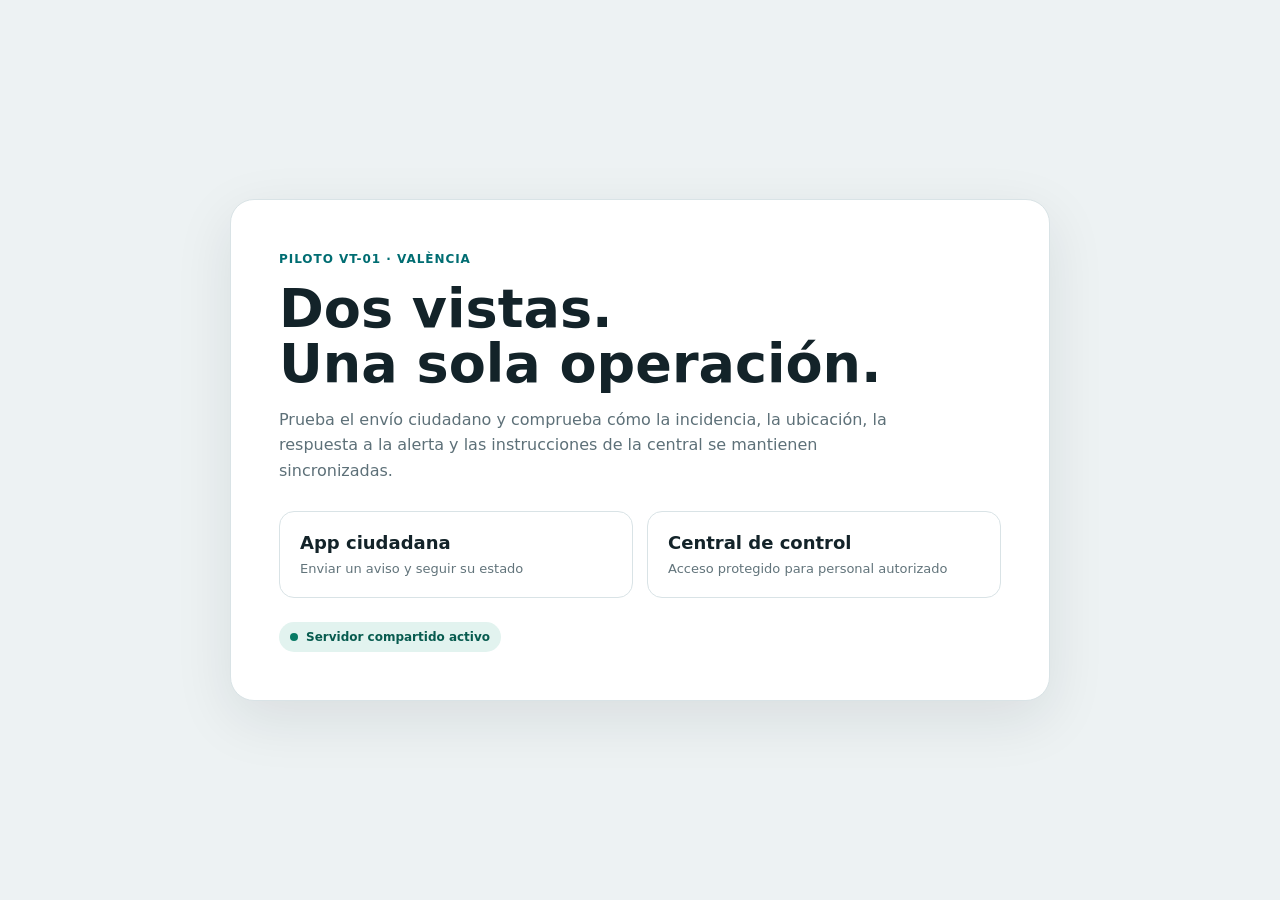
<file: Valencia-resiliente_v2/public/index.html>
<!doctype html>
<html lang="es">
<head>
  <meta charset="utf-8">
  <meta name="viewport" content="width=device-width, initial-scale=1">
  <title>València Resiliente · Demo conectada</title>
  <style>
    *{box-sizing:border-box}body{margin:0;min-height:100vh;display:grid;place-items:center;padding:24px;background:#edf2f3;color:#132329;font-family:Inter,ui-sans-serif,system-ui,-apple-system,"Segoe UI",sans-serif}.shell{width:min(100%,820px)}.eyebrow{color:#006d72;font-size:12px;font-weight:850;letter-spacing:.08em}.hero{background:#fff;border:1px solid #d9e3e6;border-radius:24px;padding:clamp(24px,5vw,48px);box-shadow:0 18px 58px #13232918}h1{font-size:clamp(30px,6vw,54px);line-height:1.02;margin:14px 0}p{color:#5d7078;line-height:1.6;max-width:650px}.cards{display:grid;grid-template-columns:repeat(2,1fr);gap:14px;margin-top:28px}.card{display:block;padding:20px;border:1px solid #d9e3e6;border-radius:15px;text-decoration:none;color:#132329;transition:.15s ease}.card:hover{border-color:#006d72;transform:translateY(-2px)}.card strong{display:block;font-size:18px;margin-bottom:5px}.card span{color:#62747b;font-size:13px}.status{display:inline-flex;align-items:center;gap:8px;margin-top:24px;padding:8px 11px;border-radius:999px;background:#e2f3ef;color:#075b4f;font-size:12px;font-weight:800}.status i{width:8px;height:8px;border-radius:50%;background:#087a65}@media(max-width:600px){.cards{grid-template-columns:1fr}}
  </style>
</head>
<body><main class="shell"><section class="hero"><span class="eyebrow">PILOTO VT-01 · VALÈNCIA</span><h1>Dos vistas.<br>Una sola operación.</h1><p>Prueba el envío ciudadano y comprueba cómo la incidencia, la ubicación, la respuesta a la alerta y las instrucciones de la central se mantienen sincronizadas.</p><div class="cards"><a class="card" href="/ciudadano"><strong>App ciudadana</strong><span>Enviar un aviso y seguir su estado</span></a><a class="card" href="/operador"><strong>Central de control</strong><span>Acceso protegido para personal autorizado</span></a></div><span class="status"><i></i>Servidor compartido activo</span></section></main></body>
</html>
</file>
